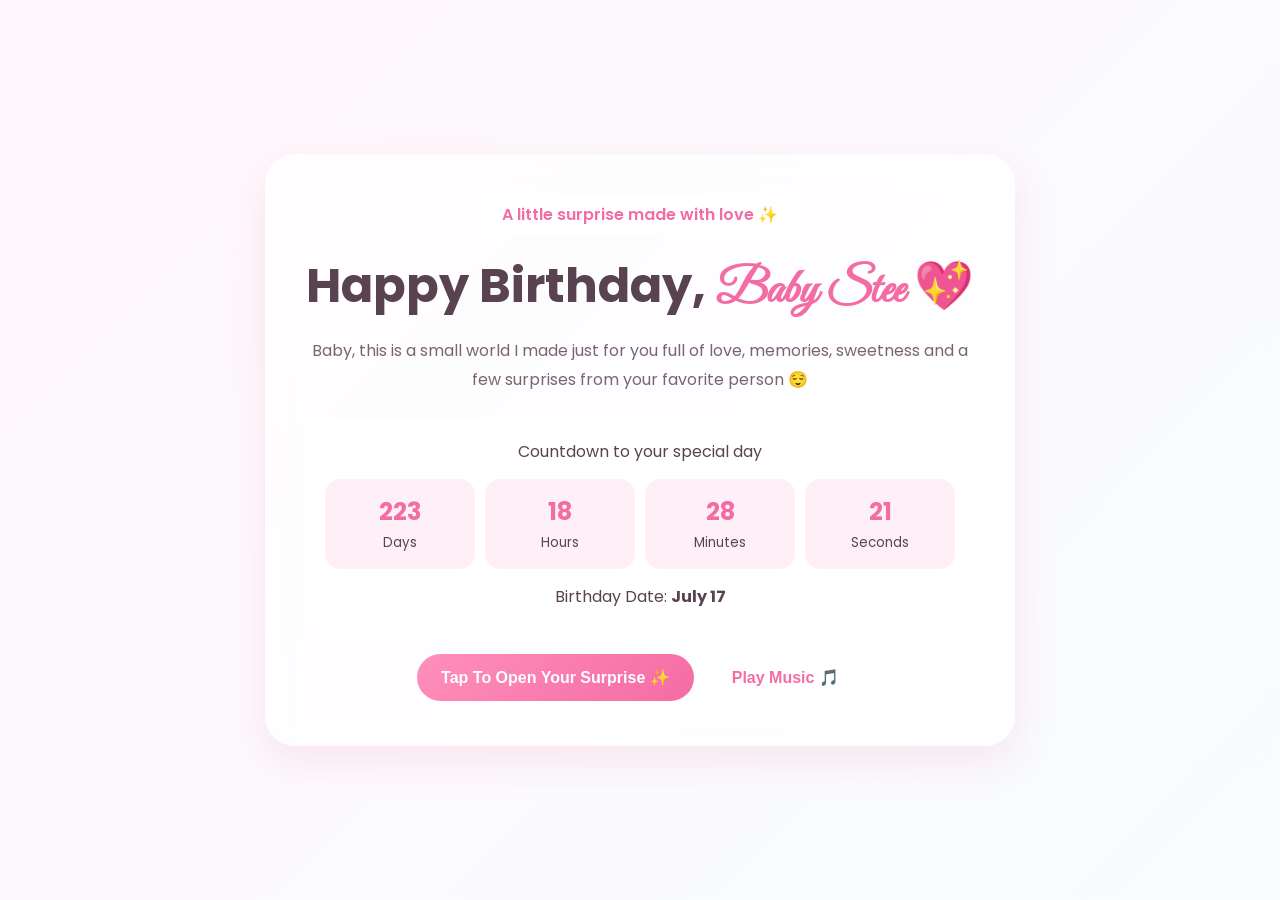
<file: index.html>
<!DOCTYPE html>

<html lang="en">
<head>
    <meta charset="UTF-8" />
    <meta name="viewport" content="width=device-width, initial-scale=1.0" />
    <title>Happy Birthday Baby Stee 💖</title>

<link rel="stylesheet" href="style.css">

</head>

<body>

<!-- Background Music -->
<audio id="bgMusic" loop>
    <source src="music/queen-s-theme.mp3" type="audio/mpeg">
</audio>

<!-- Floating Hearts -->
<div class="floating-hearts">
    <span>💖</span>
    <span>🤍</span>
    <span>🌸</span>
    <span>💙</span>
    <span>✨</span>
    <span>💖</span>
    <span>🌷</span>
    <span>🤍</span>
    <span>✨</span>
    <span>💙</span>
</div>

<!-- WELCOME SCREEN -->
<section id="welcome" class="welcome-screen">

    <div class="welcome-card">

        <p class="mini-tag">
            A little surprise made with love ✨
        </p>

        <h1>
            Happy Birthday,
            <span>Baby Stee</span>
            💖
        </h1>

        <p class="welcome-text">
            Baby, this is a small world I made just for you 
            full of love, memories, sweetness and a few surprises
            from your favorite person 😌
        </p>

        <div class="countdown-card">

            <p class="countdown-label">
                Countdown to your special day
            </p>

            <div id="countdown" class="countdown">

                <div>
                    <span id="days">00</span>
                    <small>Days</small>
                </div>

                <div>
                    <span id="hours">00</span>
                    <small>Hours</small>
                </div>

                <div>
                    <span id="minutes">00</span>
                    <small>Minutes</small>
                </div>

                <div>
                    <span id="seconds">00</span>
                    <small>Seconds</small>
                </div>

            </div>

            <p class="countdown-note">
                Birthday Date:
                <strong>July 17</strong>
            </p>

        </div>

        <div class="welcome-actions">

            <button id="enterBtn" class="btn primary">
                Tap To Open Your Surprise ✨
            </button>

            <button id="musicBtn" class="btn secondary">
                Play Music 🎵
            </button>

        </div>

    </div>

</section>

<!-- MAIN WEBSITE -->
<main id="mainSite" class="hidden">

    <!-- HERO SECTION -->
    <section class="hero section">

        <div class="hero-text">

            <p class="mini-tag">
                For my baby, my queen, my darling 💕
            </p>

            <h2>
                To The Sweetest Girl, <br>
                KIZITO MONALISA STELLA.
                <br>
                On Your Special Day 💖
            </h2>

            <p>
                Today is all about your smile,
                your heart,
                your beauty,
                your softness,
                your kindness,
                and the happiness you bring into my life.

                This little website is just a tiny reminder
                of how special you are to me, baby.
            </p>

            <div class="hero-badges">

                <span>🎂 July 17</span>

                <span>💌 Made With Love</span>

                <span>🌸 Private Little Surprise</span>

            </div>

        </div>

        <div class="hero-photo">

            <img src="images/hero.png" alt="Queen S">

            <p class="photo-caption">
                My Queen, My Peace, My Favorite Smile 💕
            </p>

        </div>

    </section>

    <!-- LETTER SECTION -->
    <section class="section">

        <div class="section-heading">

            <p class="mini-tag">
                From My Heart To Yours
            </p>

            <h3>
                A Letter For My Baby 💌
            </h3>

        </div>

        <div class="letter-card">

            <p>
                Happy Birthday, My Baby 💖
            </p>

            <p>
                Today is one of the most beautiful days to me because
                it is the day my Queen was born.
                The day someone so sweet,
                so beautiful,
                so soft,
                so precious,
                and so special came into this world.
            </p>

            <p>
                Baby, you are one of the sweetest parts of my life.
                Your smile can change my mood in seconds.
                Your presence brings a kind of peace
                I can never fully explain.
                The little moments with you stay in my heart
                in the sweetest way.
            </p>

            <p>
                On your birthday,
                I want you to remember just how precious you are.
                I want you to remember that you are deeply appreciated,
                truly admired,
                and loved in a way words can never fully explain.
            </p>

            <p>
                Thank you for your smile,
                your energy,
                your sweetness,
                your heart,
                and all the little ways you make life feel lighter.
            </p>

            <p class="signature">
                With all my love,
                <br>
                <strong>
                    Your baby and favorite person,
                    Samir 😌
                </strong>
            </p>

        </div>

    </section>


    <!-- MEMORY GALLERY -->
    <section class="section">

        <div class="section-heading">

            <p class="mini-tag">
                Tiny Pieces Of You, My Love
            </p>

            <h3>
                A gallery I would spend hours staring at📸
            </h3>

        </div>

        <div class="gallery-grid">

            <article class="memory-card">

                <img src="images/pic3.jpg" alt="Memory 1">

                <h4>
                    My Favorite Smile 😁
                </h4>

                <p>
                    The smile that can make everything feel okay again.
                </p>

            </article>

            <article class="memory-card">

                <img src="images/pic2.jpg" alt="Memory 2">

                <h4>
                    My Favorite Eyes 👀
                </h4>

                <p>
                    Shining bright like the diamond that's gonna be on your finger soon.
                </p>

            </article>

            <article class="memory-card">

                <img src="images/kiss.jpg" alt="Memory 3">

                <h4>
                    My Favorite Kiss 😘
                </h4>

                <p>
                    The lips that once made me lose my mind.
                </p>

            </article>

            <article class="memory-card">

                <img src="images/beautiful.jpg" alt="Memory 4">

                <h4>
                    My Beautiful Baby 😍
                </h4>

                <p>
                    The face that defines beauty.
                    Body I would hug and cuddle all night. 
                </p>

            </article>

            <article class="memory-card">

                <img src="images\usadorable.jpg" alt="Memory 5">

                <h4>
                    Us Being Adorable 🥹
                </h4>

                <p>
                    I miss holding your hand,
                    and play-fighting with you, like we dont care even what others think of us.
                </p>

            </article>

            <article class="memory-card">

                <img src="images/hair.jpg" alt="Memory 6">

                <h4>
                    My Favorite Hair 👩🏾‍🦱
                </h4>

                <p>
                    The hair that made me lose attention during events.
                    My hands keep asking me where their love went.
                </p>

            </article>

        </div>

    </section>


    <!-- FINAL SURPRISE -->
    <section class="section final-section">

        <div class="section-heading">

            <p class="mini-tag">
                One More Thing Before You Go...
            </p>

            <h3>
                Final Surprise For My Queen 💫
            </h3>

        </div>

        <div class="final-card">

            <p>
                Baby, if you've reached this part,
                thank you for reading this little world I made for you.
                Every word, every section, and every detail
                was made with you in mind.
            </p>

            <button
                id="surpriseBtn"
                class="btn primary">
                <link rel="stylesheet" href="surprise.html">

                Click For Your Final Surprise 💖

            </button>

            <div
                id="surpriseMessage"
                class="surprise-message hidden">

                <h4>
                    To My Baby, My Queen, My Love 💕
                </h4>

                <p>
                    No matter how many words I write,
                    they will never be enough to explain
                    how special you are to me.
                </p>

                <p>
                    Happy Birthday Baby.
                    Thank you for your smile,
                    your beauty,
                    your sweetness,
                    and the happiness you bring into my life.
                </p>

                <p class="signature">

                    <strong>
                        I Love You My Queen 💖
                        <br>
                        Your Baby And Favorite Person,
                        Samir 😌
                    </strong>

                </p>

            </div>

        </div>

    </section>

</main>

<script src="script.js"></script>

</body>
</html>
</file>
<file: style.css>
@import url('https://fonts.googleapis.com/css2?family=Great+Vibes&family=Poppins:wght@300;400;500;600;700&display=swap');

:root{
--pink:#ffd7e6;
--pink-dark:#f46ca4;
--pink-light:#fff0f7;
--blue:#dff3ff;
--text:#5a4351;
--text-soft:#7a6471;
--white:#ffffff;
}

*{
margin:0;
padding:0;
box-sizing:border-box;
}

html{
scroll-behavior:smooth;
}

body{
font-family:'Poppins',sans-serif;
background:
linear-gradient(135deg,#fff7fb,#f8fcff);
color:var(--text);
overflow-x:hidden;
}

/* Floating Hearts */

.floating-hearts{
position:fixed;
inset:0;
pointer-events:none;
overflow:hidden;
z-index:0;
}

.floating-hearts span{
position:absolute;
bottom:-50px;
font-size:24px;
animation:floatUp 15s linear infinite;
}

.floating-hearts span:nth-child(1){left:5%;}
.floating-hearts span:nth-child(2){left:15%;}
.floating-hearts span:nth-child(3){left:25%;}
.floating-hearts span:nth-child(4){left:35%;}
.floating-hearts span:nth-child(5){left:45%;}
.floating-hearts span:nth-child(6){left:55%;}
.floating-hearts span:nth-child(7){left:65%;}
.floating-hearts span:nth-child(8){left:75%;}
.floating-hearts span:nth-child(9){left:85%;}
.floating-hearts span:nth-child(10){left:95%;}

@keyframes floatUp{
from{
transform:translateY(0);
opacity:0;
}
20%{
opacity:1;
}
to{
transform:translateY(-120vh);
opacity:0;
}
}

/* Welcome Screen */

.welcome-screen{
min-height:100vh;
display:flex;
justify-content:center;
align-items:center;
padding:20px;
}

.welcome-card{
max-width:750px;
width:100%;
text-align:center;
background:rgba(255,255,255,0.7);
backdrop-filter:blur(12px);
border-radius:30px;
padding:40px;
box-shadow:0 15px 40px rgba(244,108,164,0.15);
}

.mini-tag{
display:inline-block;
padding:8px 15px;
background:white;
border-radius:50px;
color:var(--pink-dark);
font-weight:600;
margin-bottom:15px;
}

h1{
font-size:3rem;
margin-bottom:15px;
}

h1 span{
font-family:'Great Vibes',cursive;
color:var(--pink-dark);
}

.welcome-text{
color:var(--text-soft);
line-height:1.8;
}

.countdown-card{
margin-top:25px;
background:white;
padding:20px;
border-radius:25px;
}

.countdown{
display:grid;
grid-template-columns:repeat(4,1fr);
gap:10px;
margin:15px 0;
}

.countdown div{
background:var(--pink-light);
padding:15px;
border-radius:15px;
}

.countdown span{
display:block;
font-size:1.5rem;
font-weight:700;
color:var(--pink-dark);
}

.welcome-actions{
margin-top:20px;
}

/* Buttons */

.btn{
border:none;
cursor:pointer;
padding:14px 24px;
border-radius:50px;
font-size:1rem;
font-weight:600;
margin:5px;
transition:.3s;
}

.btn:hover{
transform:translateY(-3px);
}

.primary{
background:linear-gradient(
135deg,
#ff8fba,
#f46ca4
);
color:white;
}

.secondary{
background:white;
color:var(--pink-dark);
}

/* Sections */

.section{
max-width:1100px;
margin:auto;
padding:80px 20px;
position:relative;
z-index:1;
}

.section-heading{
text-align:center;
margin-bottom:40px;
}

.section-heading h3{
font-size:2rem;
}

/* Hero */

.hero{
display:grid;
grid-template-columns:1fr 1fr;
gap:30px;
align-items:center;
}

.hero-photo img{
width:100%;
height:450px;
object-fit:cover;
border-radius:25px;
}

.hero-badges{
margin-top:20px;
}

.hero-badges span{
display:inline-block;
background:white;
padding:10px 15px;
margin:5px;
border-radius:30px;
}

/* Letter */

.letter-card{
background:white;
padding:35px;
border-radius:25px;
box-shadow:0 10px 30px rgba(0,0,0,.05);
}

.letter-card p{
margin-bottom:18px;
line-height:1.9;
}

.signature{
color:var(--pink-dark);
font-size:1.1rem;
}

/* Gallery */

.gallery-grid{
display:grid;
grid-template-columns:repeat(3,1fr);
gap:20px;
}

.memory-card{
background:white;
border-radius:20px;
overflow:hidden;
box-shadow:0 10px 20px rgba(0,0,0,.05);
}

.memory-card img{
width:100%;
height:250px;
object-fit:cover;
}

.memory-card h4{
padding:15px 15px 5px;
}

.memory-card p{
padding:0 15px 20px;
}


/* Final Section */

.final-card{
text-align:center;
background:white;
padding:40px;
border-radius:25px;
}

.surprise-message{
margin-top:25px;
background:var(--pink-light);
padding:25px;
border-radius:20px;
}

.hidden{
display:none;
}

/* Modal */

.modal{
position:fixed;
inset:0;
background:rgba(0,0,0,.5);
display:flex;
justify-content:center;
align-items:center;
z-index:999;
}


.close-btn{
position:absolute;
right:15px;
top:10px;
border:none;
background:none;
font-size:2rem;
cursor:pointer;
}

.modal-content{
    background:white;
    padding:30px;
    border-radius:25px;
    max-width:600px;
    width:90%;
    text-align:center;
    position:relative;
    box-shadow:0 15px 40px rgba(0,0,0,.15);
}

.modal-title{
    color:#f46ca4;
    margin-top:15px;
    margin-bottom:15px;
}

.modal-text{
    line-height:1.8;
    color:#666;
}

/* Mobile */

@media(max-width:768px){

.hero{
    grid-template-columns:1fr;
}

.gallery-grid{
    grid-template-columns:1fr;
}

.gift-grid{
    grid-template-columns:1fr;
}

.countdown{
    grid-template-columns:repeat(2,1fr);
}

h1{
    font-size:2.3rem;
}

}
.modal-image{
width:100%;
max-height:350px;
object-fit:cover;
border-radius:15px;
margin-bottom:20px;
}

.modal-content{
animation:popup .3s ease;
}

@keyframes popup{
from{
transform:scale(.8);
opacity:0;
}

to{
    transform:scale(1);
    opacity:1;
}

}


.flower-trail{

position:fixed;

font-size:25px;

pointer-events:none;

z-index:9999;

animation:
flowerFloat 2s ease-out forwards;

}

@keyframes flowerFloat{

from{

    opacity:1;

    transform:
    translateY(0)
    scale(1);

}

to{

    opacity:0;

    transform:
    translateY(-80px)
    scale(1.5);

}

}
</file>
